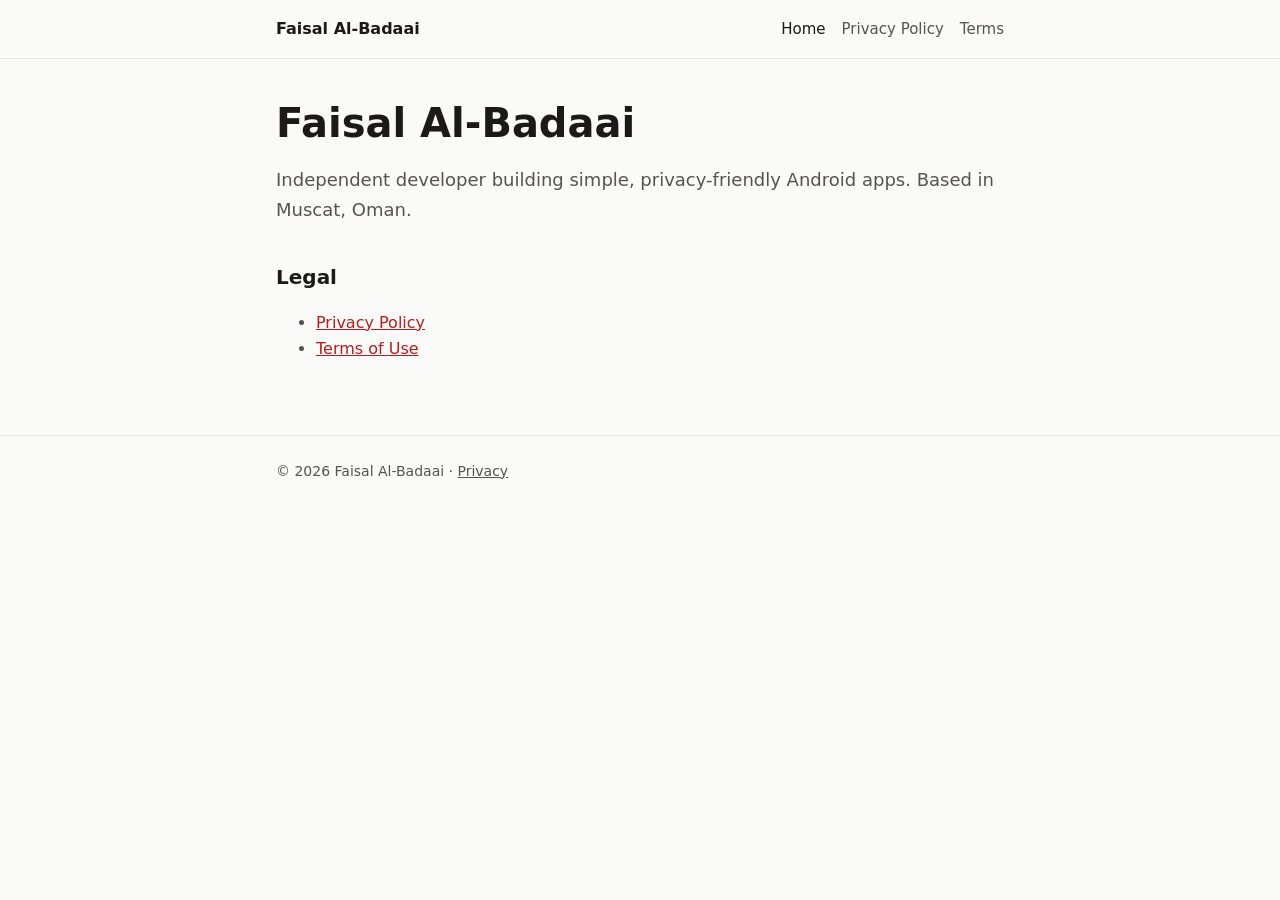
<file: index.html>
<!doctype html>
<html lang="en">
<head>
<meta charset="utf-8">
<meta name="viewport" content="width=device-width, initial-scale=1">
<title>Faisal Al-Badaai</title>
<meta name="description" content="Faisal Al-Badaai, independent Android app developer.">
<link rel="icon" href="favicon.svg" type="image/svg+xml">
<link rel="stylesheet" href="style.css">
</head>
<body>
<header><div class="wrap"><a class="brand" href="index.html">Faisal Al-Badaai</a><nav><a href="index.html" aria-current="page">Home</a><a href="privacy.html">Privacy Policy</a><a href="terms.html">Terms</a></nav></div></header>
<main><div class="wrap">
<h1>Faisal Al-Badaai</h1>
<p class="lead">Independent developer building simple, privacy-friendly Android apps. Based in Muscat, Oman.</p>

<h2>Legal</h2>
<ul>
  <li><a href="privacy.html">Privacy Policy</a></li>
  <li><a href="terms.html">Terms of Use</a></li>
</ul>
</div></main>
<footer><div class="wrap">&copy; 2026 Faisal Al-Badaai &middot; <a href="privacy.html">Privacy</a></div></footer>
</body>
</html>
</file>
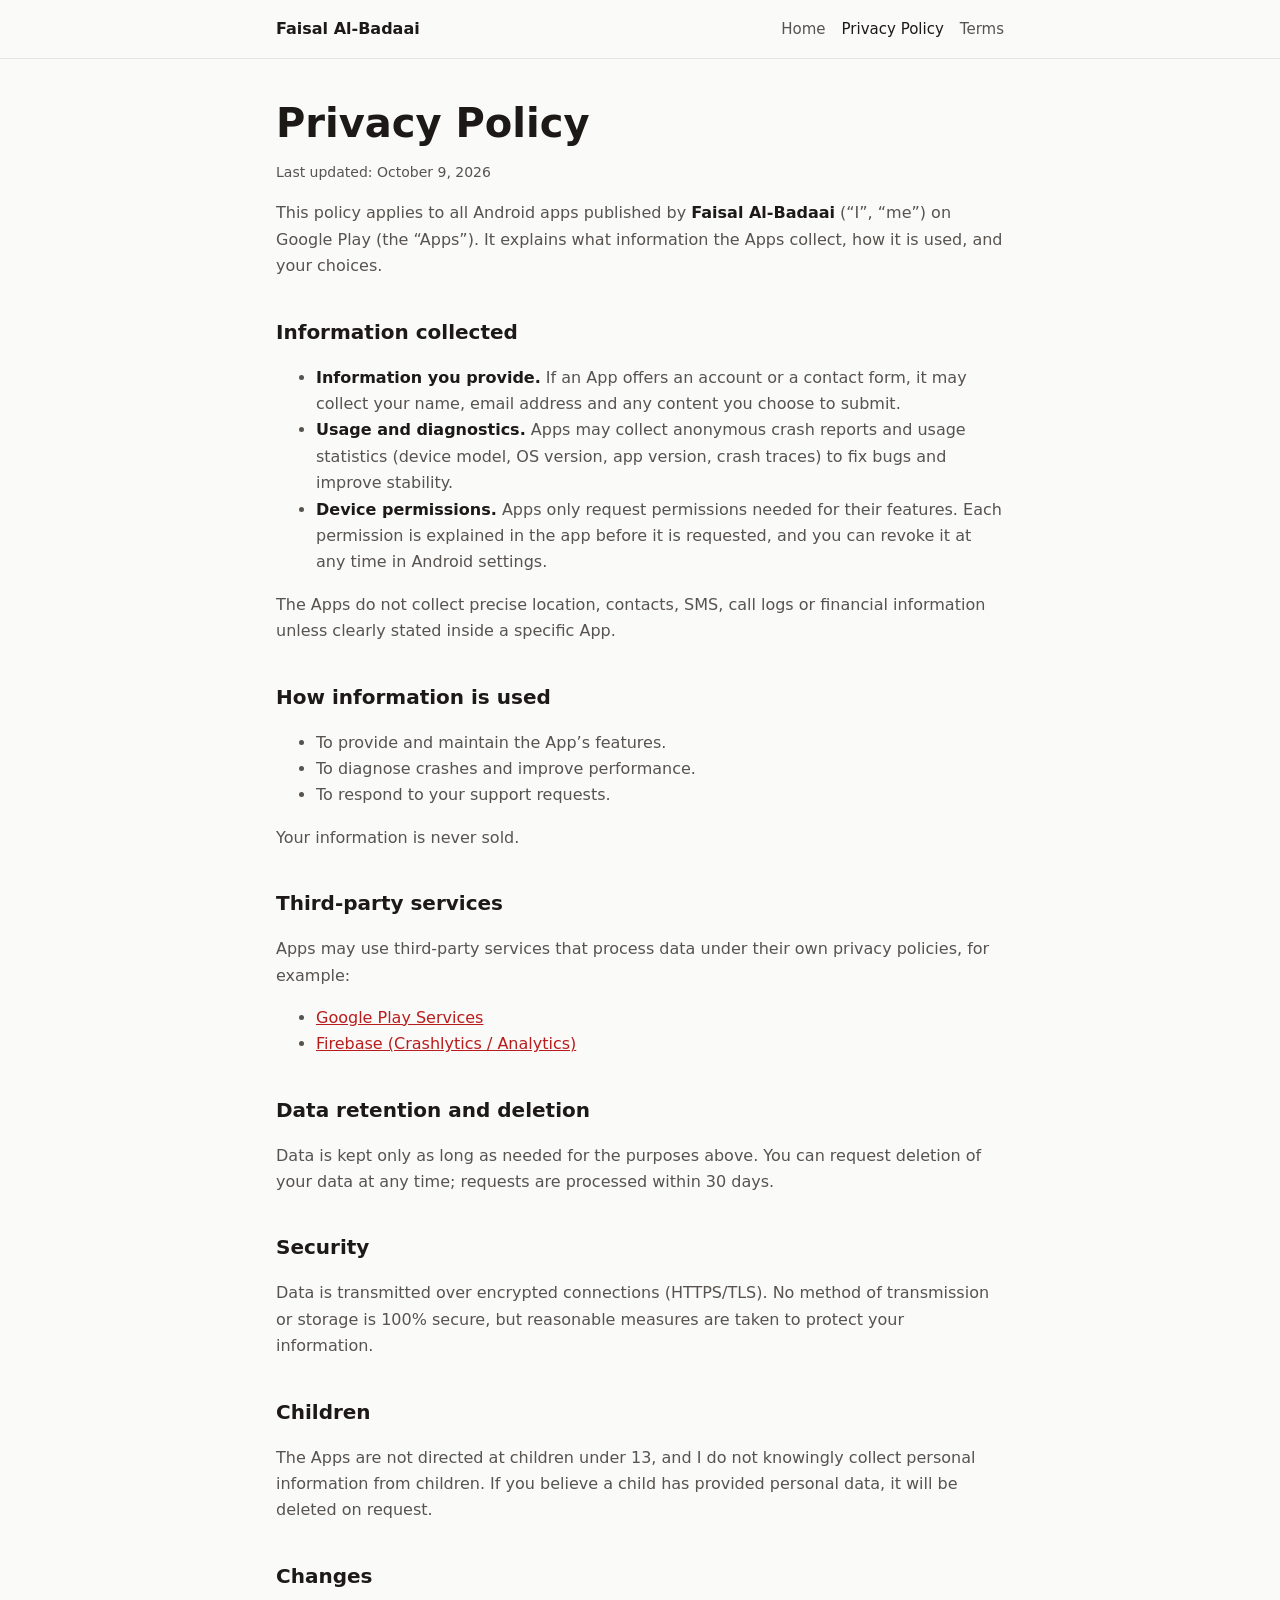
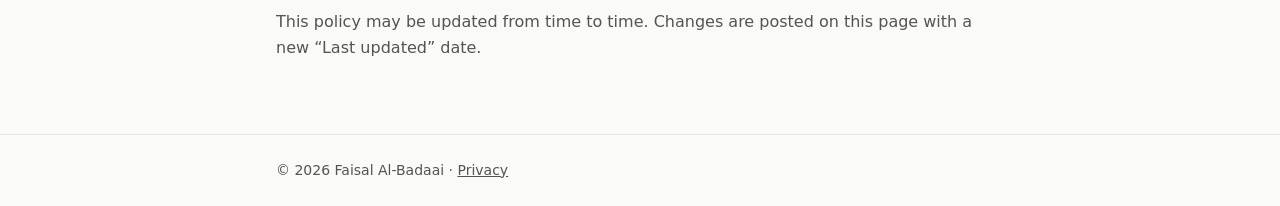
<file: privacy.html>
<!doctype html>
<html lang="en">
<head>
<meta charset="utf-8">
<meta name="viewport" content="width=device-width, initial-scale=1">
<title>Privacy Policy | Faisal Al-Badaai</title>
<meta name="description" content="Privacy policy for apps published by Faisal Al-Badaai.">
<link rel="icon" href="favicon.svg" type="image/svg+xml">
<link rel="stylesheet" href="style.css">
</head>
<body>
<header><div class="wrap"><a class="brand" href="index.html">Faisal Al-Badaai</a><nav><a href="index.html">Home</a><a href="privacy.html" aria-current="page">Privacy Policy</a><a href="terms.html">Terms</a></nav></div></header>
<main><div class="wrap">
<h1>Privacy Policy</h1>
<p class="meta">Last updated: October 9, 2026</p>
<p>This policy applies to all Android apps published by <strong>Faisal Al-Badaai</strong> (&ldquo;I&rdquo;, &ldquo;me&rdquo;) on Google Play (the &ldquo;Apps&rdquo;). It explains what information the Apps collect, how it is used, and your choices.</p>

<h2>Information collected</h2>
<ul>
  <li><strong>Information you provide.</strong> If an App offers an account or a contact form, it may collect your name, email address and any content you choose to submit.</li>
  <li><strong>Usage and diagnostics.</strong> Apps may collect anonymous crash reports and usage statistics (device model, OS version, app version, crash traces) to fix bugs and improve stability.</li>
  <li><strong>Device permissions.</strong> Apps only request permissions needed for their features. Each permission is explained in the app before it is requested, and you can revoke it at any time in Android settings.</li>
</ul>
<p>The Apps do not collect precise location, contacts, SMS, call logs or financial information unless clearly stated inside a specific App.</p>

<h2>How information is used</h2>
<ul>
  <li>To provide and maintain the App&rsquo;s features.</li>
  <li>To diagnose crashes and improve performance.</li>
  <li>To respond to your support requests.</li>
</ul>
<p>Your information is never sold.</p>

<h2>Third-party services</h2>
<p>Apps may use third-party services that process data under their own privacy policies, for example:</p>
<ul>
  <li><a href="https://policies.google.com/privacy">Google Play Services</a></li>
  <li><a href="https://firebase.google.com/support/privacy">Firebase (Crashlytics / Analytics)</a></li>
</ul>

<h2>Data retention and deletion</h2>
<p>Data is kept only as long as needed for the purposes above. You can request deletion of your data at any time; requests are processed within 30 days.</p>

<h2>Security</h2>
<p>Data is transmitted over encrypted connections (HTTPS/TLS). No method of transmission or storage is 100% secure, but reasonable measures are taken to protect your information.</p>

<h2>Children</h2>
<p>The Apps are not directed at children under 13, and I do not knowingly collect personal information from children. If you believe a child has provided personal data, it will be deleted on request.</p>

<h2>Changes</h2>
<p>This policy may be updated from time to time. Changes are posted on this page with a new &ldquo;Last updated&rdquo; date.</p>
</div></main>
<footer><div class="wrap">&copy; 2026 Faisal Al-Badaai &middot; <a href="privacy.html">Privacy</a></div></footer>
</body>
</html>
</file>
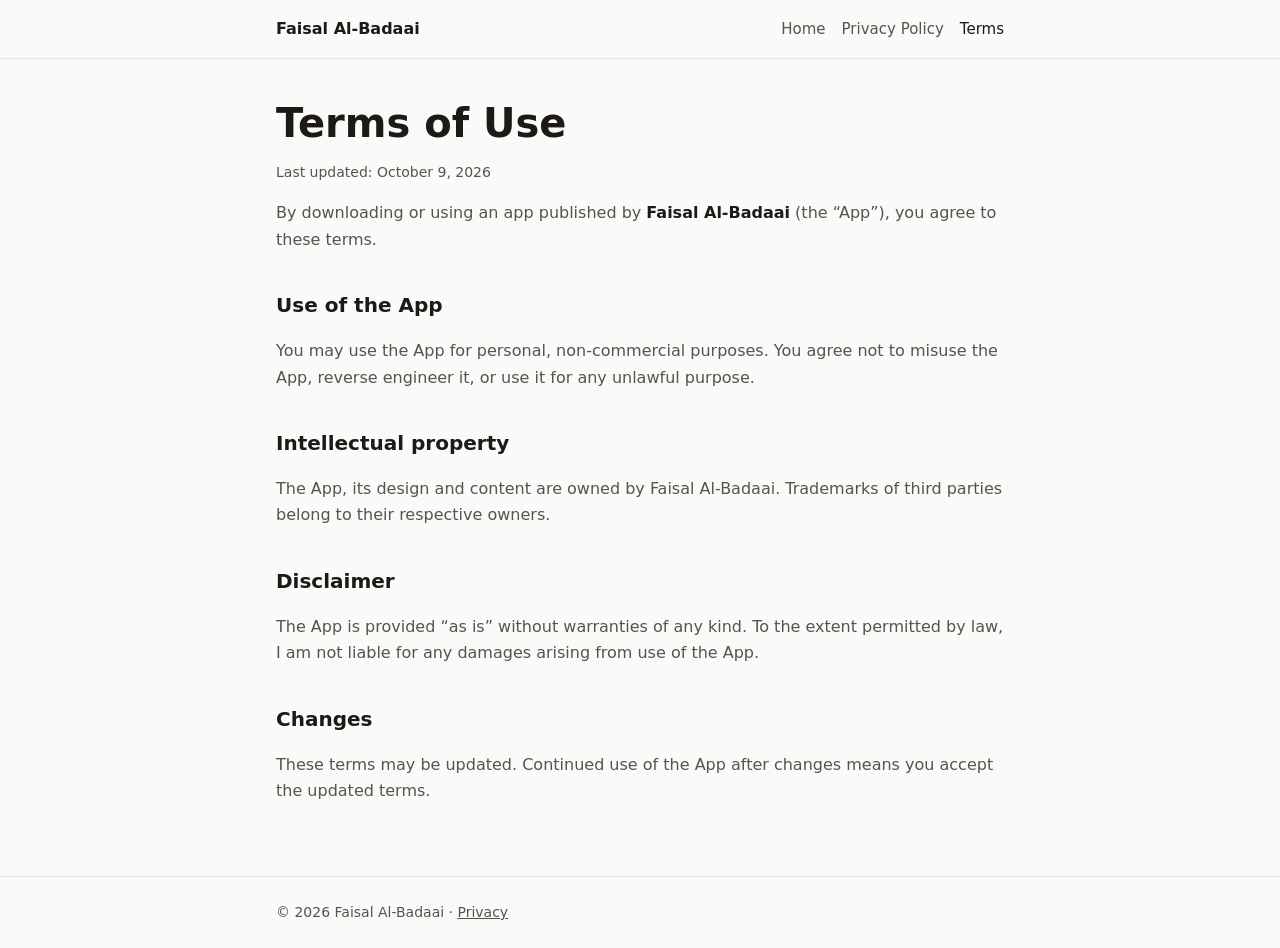
<file: terms.html>
<!doctype html>
<html lang="en">
<head>
<meta charset="utf-8">
<meta name="viewport" content="width=device-width, initial-scale=1">
<title>Terms of Use | Faisal Al-Badaai</title>
<meta name="description" content="Terms of use for apps published by Faisal Al-Badaai.">
<link rel="icon" href="favicon.svg" type="image/svg+xml">
<link rel="stylesheet" href="style.css">
</head>
<body>
<header><div class="wrap"><a class="brand" href="index.html">Faisal Al-Badaai</a><nav><a href="index.html">Home</a><a href="privacy.html">Privacy Policy</a><a href="terms.html" aria-current="page">Terms</a></nav></div></header>
<main><div class="wrap">
<h1>Terms of Use</h1>
<p class="meta">Last updated: October 9, 2026</p>
<p>By downloading or using an app published by <strong>Faisal Al-Badaai</strong> (the &ldquo;App&rdquo;), you agree to these terms.</p>

<h2>Use of the App</h2>
<p>You may use the App for personal, non-commercial purposes. You agree not to misuse the App, reverse engineer it, or use it for any unlawful purpose.</p>

<h2>Intellectual property</h2>
<p>The App, its design and content are owned by Faisal Al-Badaai. Trademarks of third parties belong to their respective owners.</p>

<h2>Disclaimer</h2>
<p>The App is provided &ldquo;as is&rdquo; without warranties of any kind. To the extent permitted by law, I am not liable for any damages arising from use of the App.</p>

<h2>Changes</h2>
<p>These terms may be updated. Continued use of the App after changes means you accept the updated terms.</p>
</div></main>
<footer><div class="wrap">&copy; 2026 Faisal Al-Badaai &middot; <a href="privacy.html">Privacy</a></div></footer>
</body>
</html>
</file>
<file: style.css>
:root {
  --bg: #fafaf9;
  --fg: #1c1917;
  --muted: #57534e;
  --border: #e7e5e4;
  --accent: #b91c1c;
}
@media (prefers-color-scheme: dark) {
  :root {
    --bg: #0c0a09;
    --fg: #f5f5f4;
    --muted: #a8a29e;
    --border: #292524;
    --accent: #f87171;
  }
}
* { box-sizing: border-box; }
html { -webkit-text-size-adjust: 100%; }
body {
  margin: 0;
  background: var(--bg);
  color: var(--fg);
  font: 16px/1.65 system-ui, -apple-system, "Segoe UI", Roboto, sans-serif;
}
.wrap { max-width: 760px; margin: 0 auto; padding: 0 16px; }
header { border-bottom: 1px solid var(--border); }
header .wrap { display: flex; flex-wrap: wrap; gap: 8px 20px; align-items: center; justify-content: space-between; padding-top: 16px; padding-bottom: 16px; }
.brand { font-weight: 700; color: var(--fg); text-decoration: none; }
nav { display: flex; flex-wrap: wrap; gap: 4px 16px; font-size: 15px; }
nav a { color: var(--muted); text-decoration: none; }
nav a:hover, nav a[aria-current] { color: var(--fg); }
main { padding: 40px 0 56px; }
h1 { font-size: clamp(28px, 6vw, 40px); line-height: 1.2; margin: 0 0 12px; }
h2 { font-size: 20px; margin: 36px 0 8px; }
p, li { color: var(--muted); }
strong { color: var(--fg); }
a { color: var(--accent); }
.lead { font-size: 18px; }
.meta { font-size: 14px; color: var(--muted); }
footer { border-top: 1px solid var(--border); padding: 24px 0; font-size: 14px; color: var(--muted); }
footer a { color: var(--muted); }
</file>
